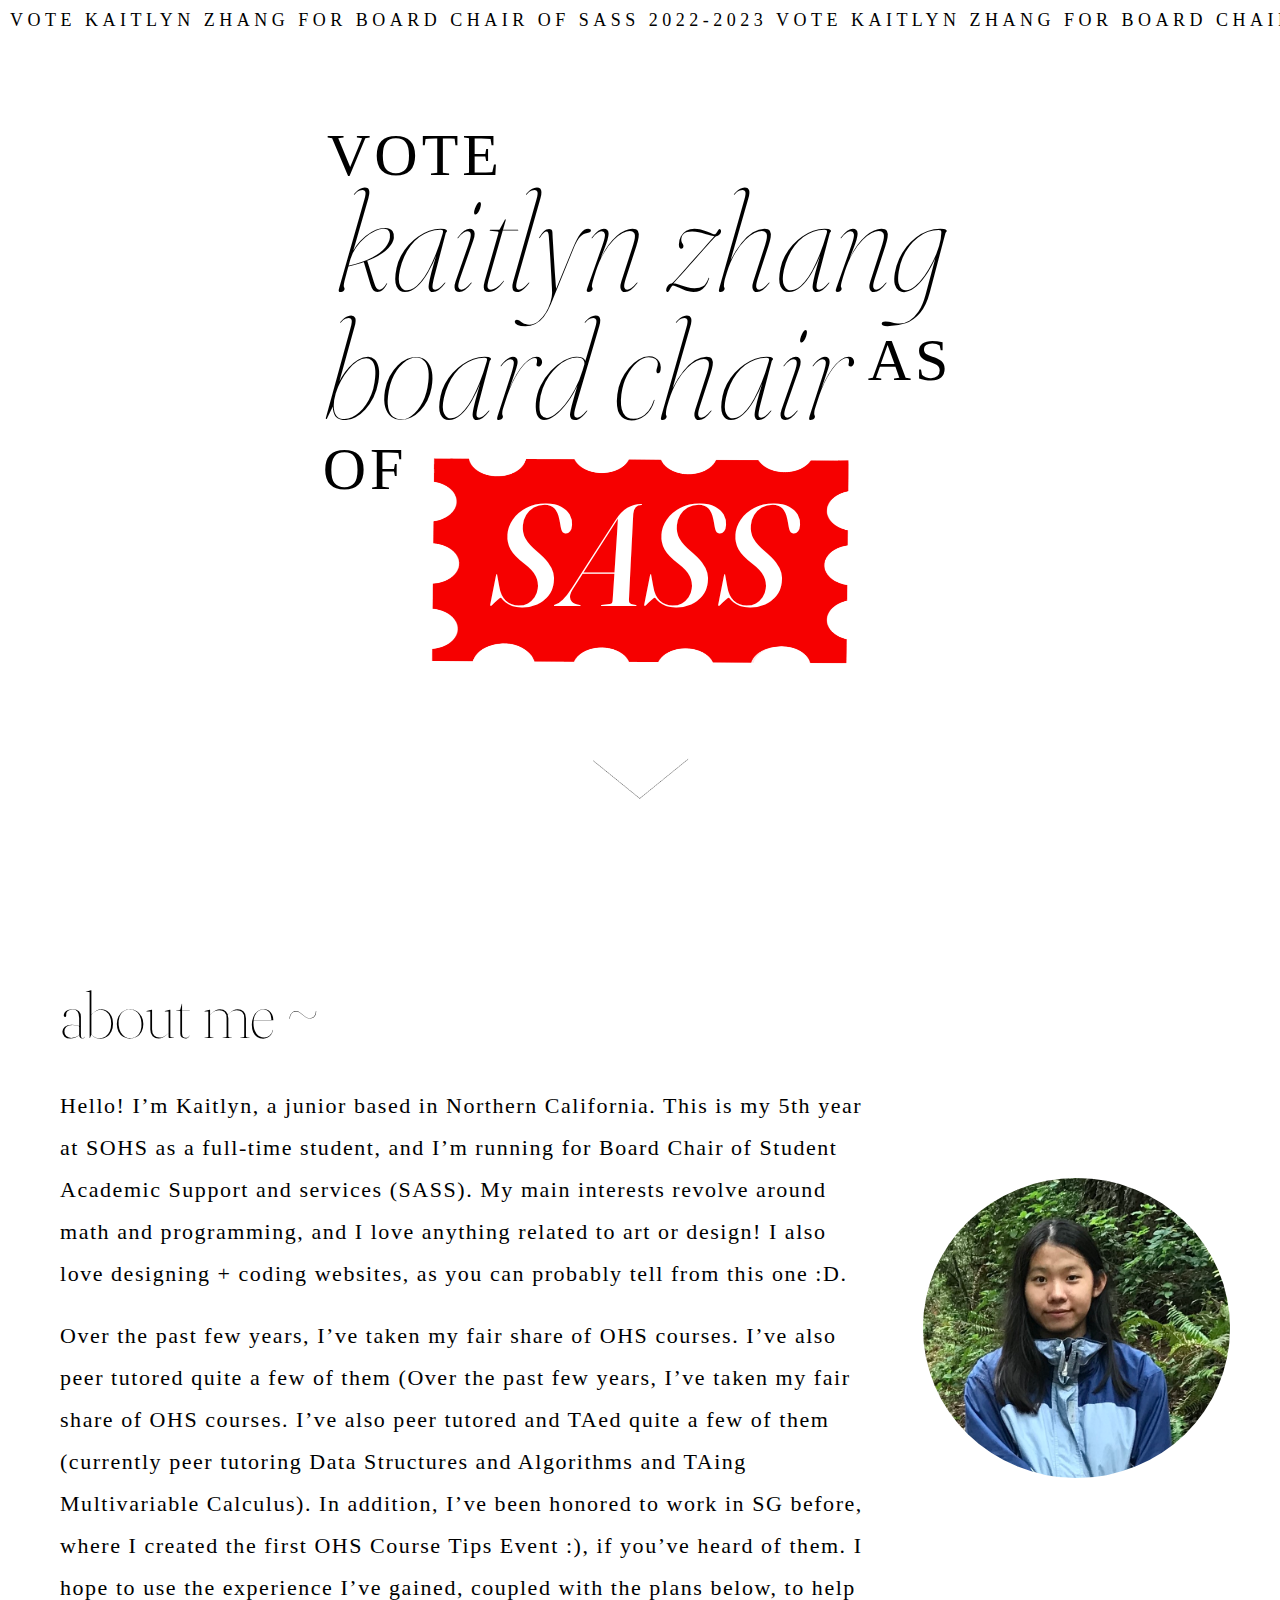
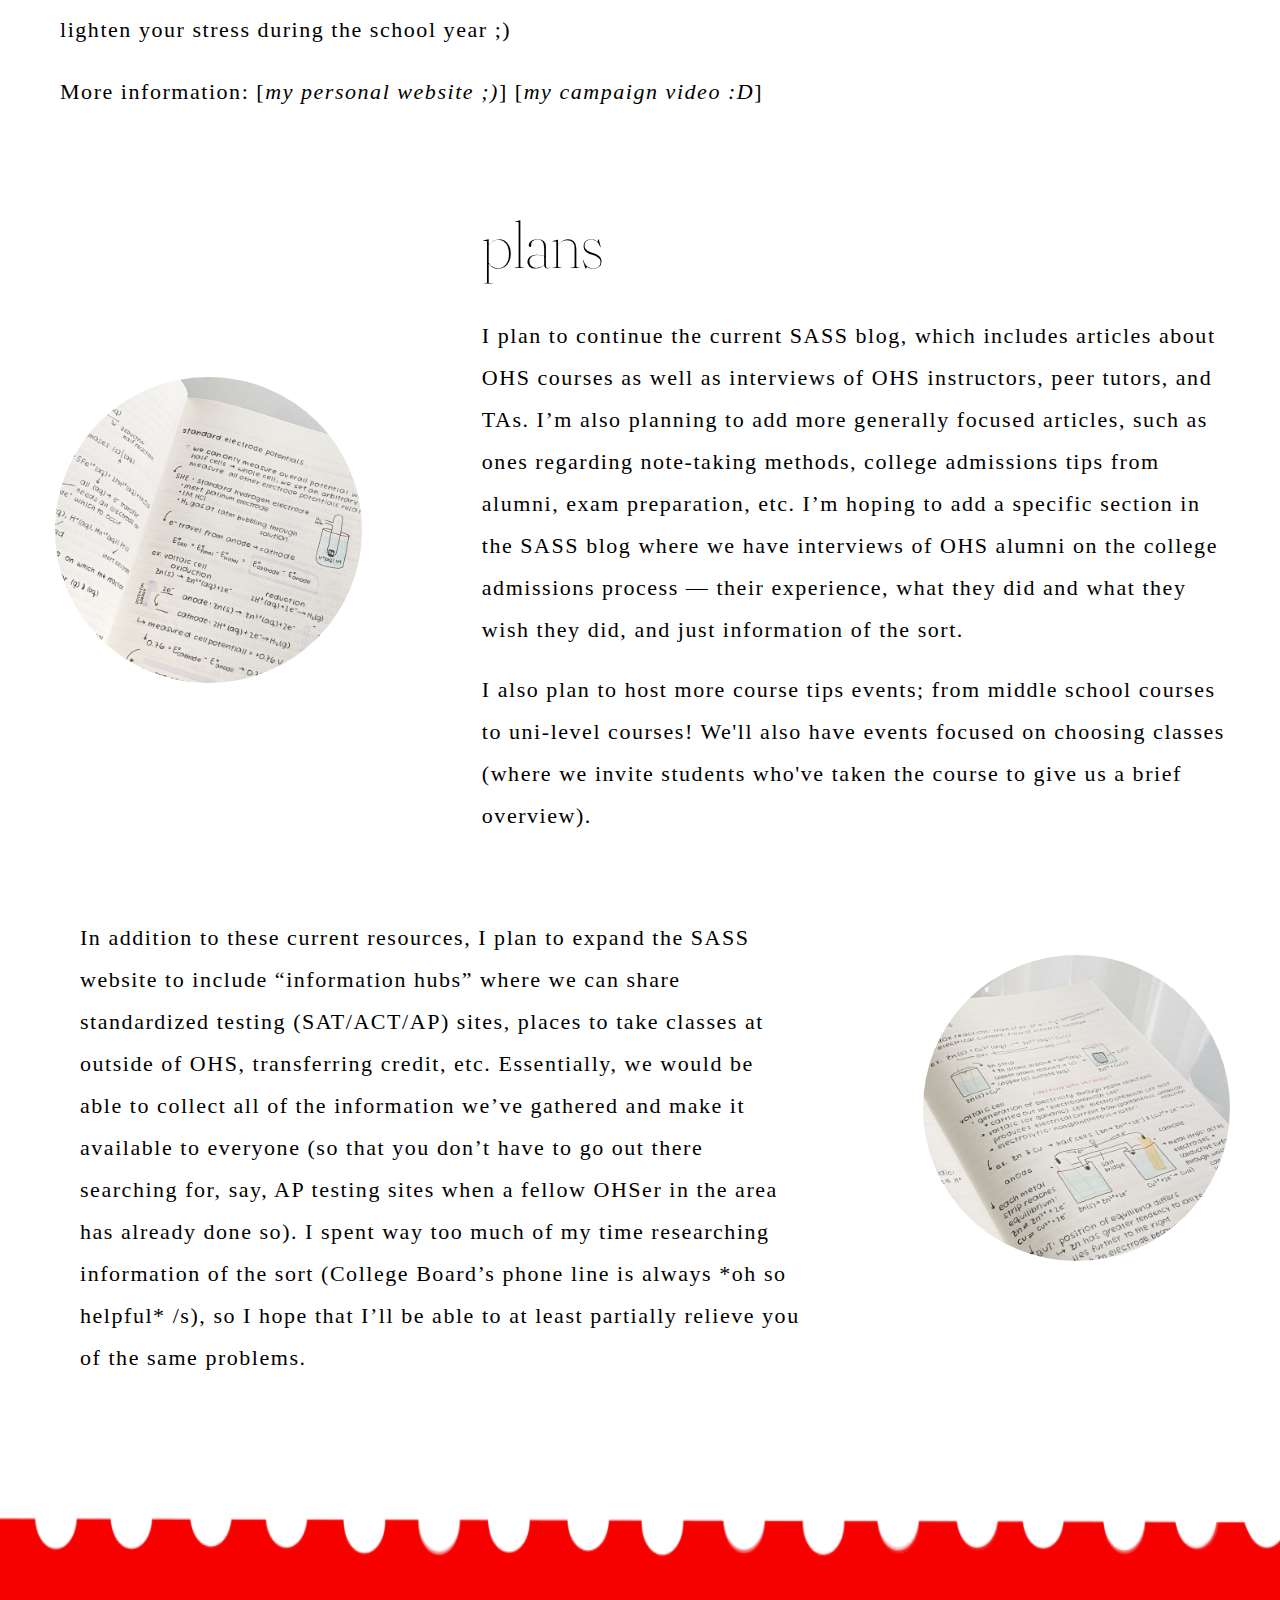
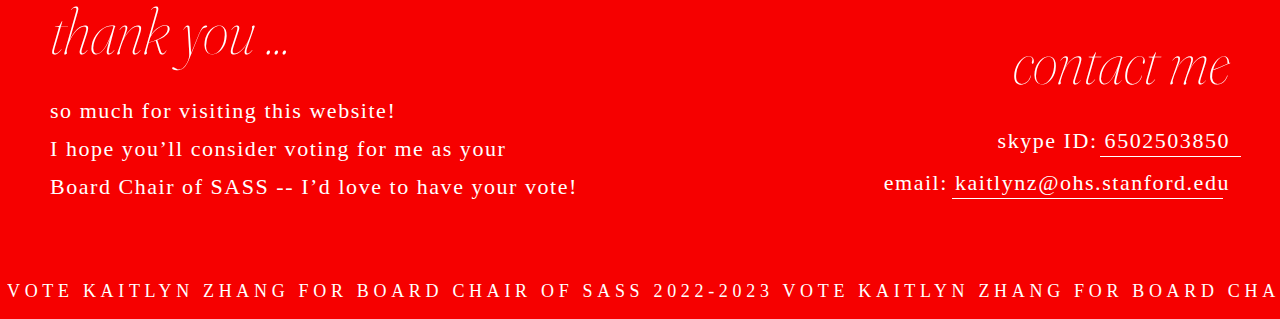
<file: index.html>
<!DOCTYPE html>
<html>
    <head>
        <title>Board of SASS Campaign </title>
        <link rel="shortcut icon" href="icon.png">
        <link rel="stylesheet" href="stylesheet.css">

        <meta http-equiv="Content-Type" content="text/html; charset=UTF-8" />

        <link rel="preconnect" href="https://fonts.googleapis.com">
<link rel="preconnect" href="https://fonts.gstatic.com" crossorigin>
<link href="https://fonts.googleapis.com/css2?family=Fraunces:ital,wght@1,100;1,300;1,400;1,500;1,600&display=swap" rel="stylesheet">

    </head>
    <body>
        <div class="all">
            <nav>
                VOTE KAITLYN ZHANG FOR BOARD CHAIR OF SASS 2022-2023 VOTE KAITLYN ZHANG FOR BOARD CHAIR OF SASS 2022-2023 VOTE KAITLYN ZHANG FOR
            </nav>

            <!-- <div class="center"> -->
                <div class="title">
                    <p class="subtext" id="vote">VOTE</p>
                    <p id="name"> kaitlyn zhang</p>
                    <p id="boardtitle"> board chair </p>
                    <p class="subtext" id="as">AS</p>
                    <p class="subtext" id="of">OF</p>
                    <div class="sass">
                        <img class="sass" src="tag.png">
                        <p id="sass">SASS</p>
                    </div>
                    <img id="arrow" src="downarrow.png">
                </div>
            <!-- </div> -->
    
            
            <div class="content"> 
             
            <div class="about">
                <div class="abouttext">
                    <h3>about me ~</h3>
                    <div class="about1">
                        <p class="text" id="about">Hello! I’m Kaitlyn, a junior based in Northern California. This is my 5th year at SOHS as a full-time student, and I’m running for Board Chair of Student Academic Support and services (SASS). 
                            My main interests revolve around math and programming, and I love anything related to art or design! I also love designing + coding websites, as you can probably tell from this one :D. </p>


                        <p class="text"> Over the past few years, I’ve taken my fair share of OHS courses. I’ve also peer tutored quite a few of them (Over the past few years, I’ve taken my fair share of OHS courses. I’ve also peer tutored and TAed quite a few of them (currently peer tutoring Data Structures and Algorithms and TAing Multivariable Calculus). In addition, I’ve been honored to work in SG before, where I created the first OHS Course Tips Event :), if you’ve heard of them. I hope to use the experience I’ve gained, coupled with the plans below, to help lighten your stress during the school year ;)</p>
                        
                        
                        <div id="links"> 
                        <p class="text">More information: [<a class="link" href="https://kyishanz.github.io/bio/" target="_blank">my personal website ;)</a>]
                            [<a class="link" href="https://youtu.be/ki_GGiRdG88" target="_blank">my campaign video :D</a>]</p>
                        </div>
                        
                    
                    </div>
                </div>
                <img class="circle" id="about" src="me3.jpg">
            </div>

            <div class="plans">
                <div class="box">
                    <img class="circle" id="plan1" src="notes1.jpeg">
                    <div id="plans1"> 
                        <!-- <img class="circle" id="plan1" src="notes1.jpeg"> -->
                        <h3 id="plans"> plans </h3>
                        <!-- <p class="text">Part 1: continue/improve current SASS resources</p> <br> -->
                        <p class="text">I plan to continue the current SASS blog, which includes articles about OHS courses as well as interviews of OHS instructors, peer tutors, and TAs. I’m also planning to add more generally focused articles, such as ones regarding note-taking methods, college admissions tips from alumni, exam preparation, etc. I’m hoping to add a specific section in the SASS blog where we have interviews of OHS alumni on the college admissions process — their experience, what they did and what they wish they did, and just information of the sort. 
                        </p> <br>
                        <p class="text">I also plan to host more course tips events; from middle school courses to uni-level courses! We'll also have events focused on choosing classes (where we invite students who've taken the course to give us a brief overview). </p>
                    </div>
                </div>
                <div class="box">
                    <div id="plans2">
                        <!-- <p class="text">Part 2: expand</p> <br> -->
                        <p class="text">
                            In addition to these current resources, I plan to expand the SASS website to include “information hubs” where we can share standardized testing (SAT/ACT/AP) sites, places to take classes at outside of OHS, transferring credit, etc. Essentially, we would be able to collect all of the information we’ve gathered and make it available to everyone (so that you don’t have to go out there searching for, say, AP testing sites when a fellow OHSer in the area has already done so). I spent way too much of my time researching information of the sort (College Board’s phone line is always *oh so helpful* /s), so I hope that I’ll be able to at least partially relieve you of the same problems. </p>
                        
                    </div>
                    <img class="circle" id="plan2" src="notes2.jpeg">
                </div>
            </div>
            </div>

            <img class="footer" src="footer2.png">
            <div class="footer"> 
                <div class="end">
                    <h4> thank you ... </h4>
                    <p class="text textfooter"> <b> so much </b> for visiting this website! </p> <br>
                    <p class="text textfooter"> I hope you’ll consider voting for me as your </p> <br>
                    <p class="text textfooter">Board Chair of SASS -- I’d love to have your vote!</p>
                </div>
                <div class="contact">
                    <h4 id="contact"> contact me </h4>
                    <h6 class="text"> skype ID: 6502503850 </h6>
                    <h5 class="text"> email: kaitlynz@ohs.stanford.edu </h5>
                </div>
            </div>
            <p class="rolltext">VOTE KAITLYN ZHANG FOR BOARD CHAIR OF SASS 2022-2023 VOTE KAITLYN ZHANG FOR BOARD CHAIR OF SASS 2022-2023 VOTE KAITLYN ZHANG FOR</p>
            
        </div>
        
        
    </body>
</html>
</file>
<file: stylesheet.css>
* {
    margin: 0;
    padding: 0;
    box-sizing: border-box; 
    /* border: 1px solid blue; */
}

@font-face {
    font-family: 'Fraunces 144it';
    src: url("Fraunces_144pt-ThinItalic.ttf");
    font-weight: normal;
    font-style: italic;
}

@font-face {
    font-family: 'Fraunces 144norm';
    src: url("Fraunces_144pt-Thin.ttf");
    font-weight: normal;
    font-style: normal;
}

div.all {
    display:flex;
    flex-direction: column;
}

nav {
    padding-top: 10px;
    padding-left: 10px;
    font-weight: 100;
    font-size: 18px;
    white-space: nowrap;
    overflow: hidden;
    letter-spacing: 0.25em;
    font-family: 'SF Pro Display', 'Helvetica Neue';
}

.center{
    display: flex;
    /* flex-direction: column; */
    justify-content: center;
    align-items: center;
    /* border: green; */
}
/* title text */
div.title {
    display: flex;
    flex-direction: column;
    justify-content: center;
    align-items: center;

    height: 98vh;
    /* margin: auto;
    width: 100%; */
    /* padding: 150px; */
    text-align: center;
}

/* .Absolute-Center {
    margin: auto;
    position: absolute;
    top: 0; left: 0; bottom: 0; right: 0;
} */


.subtext {
    font-family: 'Playfair Display', Didot;
    font-size: 60px;
    letter-spacing: 4px;
}
#vote {
    margin-left: -450px;
    margin-bottom: -40px;
}
#name {
    /* margin-left: 300px; */
    font-family: 'Fraunces 144it';
    font-style: italic;
    font-weight: lighter;
    font-size: 144px;
    margin-bottom: -50px;

}
#boardtitle {
    margin-left: -110px;
    font-family: 'Fraunces 144it';
    font-style: italic;
    font-weight: 200;
    font-size: 144px;
}
#of {
    margin-top: 40px;
    margin-left: -550px;
}
#as {
    margin-top: -130px;
    margin-left: 540px;
}

/* SASS tag */
div.sass {
    /* margin-left: 350px; */
    margin-top: -60px;
    /* margin-left: 20px; */
}
img.sass {
    width: 470px;
    height: 232px;
    object-fit: fill;
}
p#sass {
    /* margin-left: 60px; */
    margin-top: -215px;
    font-family: 'Fraunces', serif;
    font-style: italic;
    font-weight: 500;
    font-size: 144px;
    color: #FFFFFF;
}

img#arrow {
    /* margin-left: 550px; */
    margin-top: 110px;
    width: 100px;
    height: 50px;
    object-fit: fill;
    margin-bottom: 20px;
}

/* general items */
h3 {
    font-family: 'Fraunces 144norm';
    font-size: 66px;
    font-weight: lighter;
}
.text {
    font-family: 'SF Pro Display', 'Helvetica Neue';
    font-weight: 200;
    font-size: 22px;
    letter-spacing: 0.07em;
    line-height: 42px;
}
img.circle {
    width: 26%;
    height: 26%;
    object-fit: cover;
    border-radius: 50%;
}

.content {
    display: flex;
    flex-direction: column;
    align-items: center;
}

/* about me */
div.about {
    /* margin-left: 110px; */
    display: flex;
    flex-direction: row;
    align-items: center;
    justify-content: space-evenly;
    /* margin-bottom: 100px; */
    /* border-color: hotpink; */

    padding: 50px;
}
div.abouttext {
    display: flex; 
    flex-direction: column;
    padding: 10px;
    margin-bottom: -30px;
}
div.about1 {
    display: flex;
    flex-wrap: wrap;
    /* height: 370px; */
    /* width: 1600px; */
    margin-top: 30px;
}
p#about {
    /* width: 1000px; */
    margin-bottom: 20px;
}
img#about {
    margin-left: 50px;
    /* margin-top: -80px; */
}
a.link {
    text-decoration: none;
    color: black;
    margin-top: 10px;
    font-style: italic;
    /* color: red; */
    /* font-family: 'SF Pro Display', 'Helvetica Neue';
    font-weight: 400; */
}
div#links {
    margin-top: 20px;
}

/* plans */
div.plans {
    display: flex;
    flex-direction: column;
    flex-wrap: wrap;
    justify-content: space-between;
    align-items: center;
    padding: 50px;
    /* margin-left: 110px; */
    margin-top: 40px;
    /* width: 100%; */
    margin-bottom: 80px;
}
.box {
    display: flex;
    flex-direction: row;
    align-items: center;
    /* border-color: lawngreen;
    border-width: 1em; */
}
div#plans1 {
    display:flex;
    flex-direction: column;
    /* width:900px; */
    margin-left: 120px;
    margin-top: -30px;
}
h3#plans {
    margin-bottom: 30px;
}
img#plan1 {
    margin-top: -10px;
    margin-left: 5px;
}
div#plans2 {
    /* width:800px; */
    margin-top: 80px;
    margin-left: 30px;
}
img#plan2 {
    margin-left: 120px;
}

/* footer */
div.footer {
    margin-left: 50px;
    margin-right: 50px;
    display: flex;
    justify-content: space-between;
    flex-wrap: wrap;
    margin-top: -330px;
    color: white;
}
div.end {
    display:flex;
    flex-direction: column;
}
div.contact {
    margin-top: 32px;
    display:flex;
    flex-direction: column;
    align-items: flex-end;
}
img.footer {
    width:100%;
    height: 410px;
    object-fit: fill;
}
h4 {
    font-family: 'Fraunces 144it';
    font-size: 66px;
    font-style: italic;
    font-weight: lighter;
    margin-bottom: 30px;
}
h4#contact {
    font-size: 64px;
}
p.textfooter {
    line-height: 20px;
}

h6 {
    margin-top: -10px;
    
    line-height: 42px;
    position: relative;
}
h6::before {
    content: '';
    position: absolute;
    left: 102px;
    bottom: 5px;
    width: 141px;
    height: 1px;
    background-color: white;
}
h5 {
    
    line-height: 42px;
    position: relative;
}
h5::before {
    content: '';
    position: absolute;
    left: 68px;
    bottom: 5px;
    width: 271px;
    height: 1px;
    background-color: white;
}

@media (max-width: 1000px) {
    h3 {
        font-family: 'Fraunces 144norm';
        font-size: 54px;
        font-weight: lighter;
    }
    .text {
        font-family: 'SF Pro Display', 'Helvetica Neue';
        font-weight: 200;
        font-size: 16px;
        letter-spacing: 0.07em;
        line-height: 30px;
    }
    h6::before {
        height: 0;
    }
    h5::before {
        height: 0;
    }
    
  }

p.rolltext {
    font-weight: 100;
    font-size: 18px;
    letter-spacing: 0.2em;
    margin-top: 77px;
    margin-left: 7px;
    color: white;
    letter-spacing: 0.26em;
    font-family: 'SF Pro Display', 'Helvetica Neue';
    white-space: nowrap;
    overflow: hidden;
}
</file>
